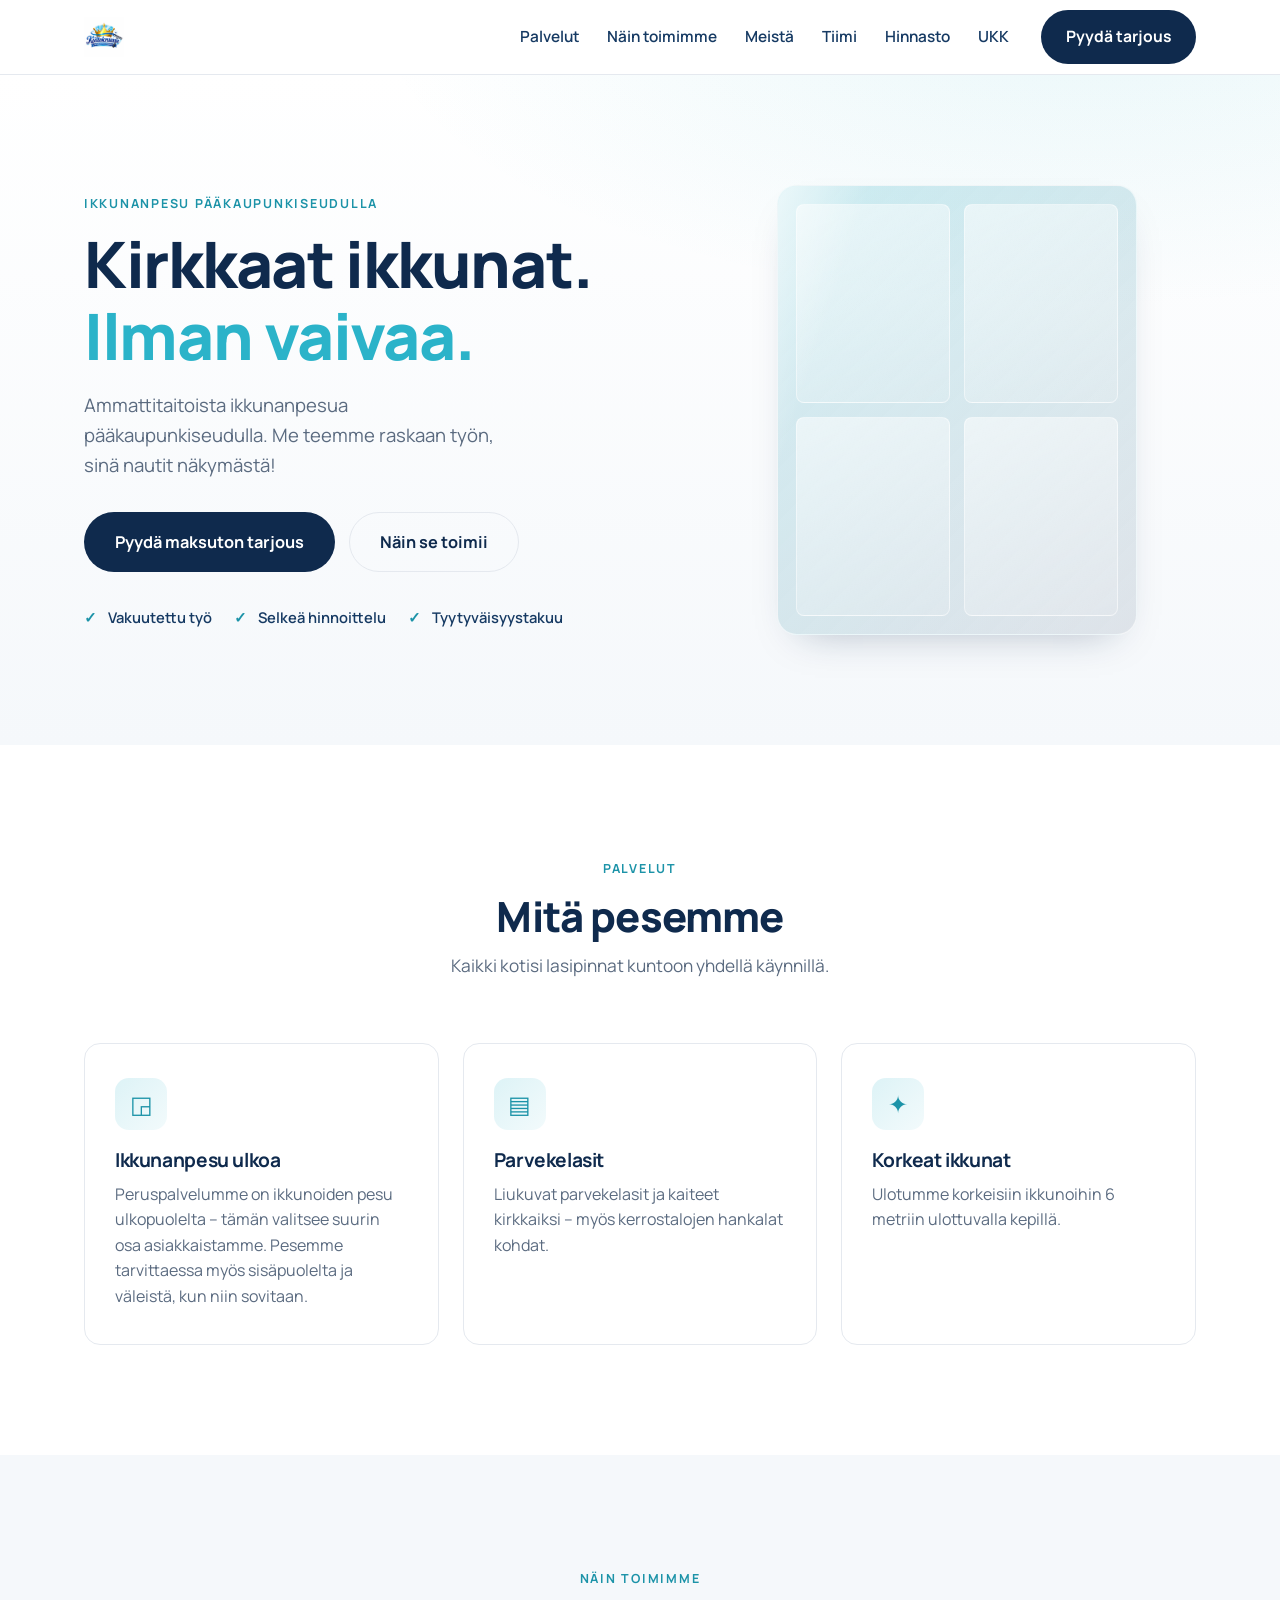
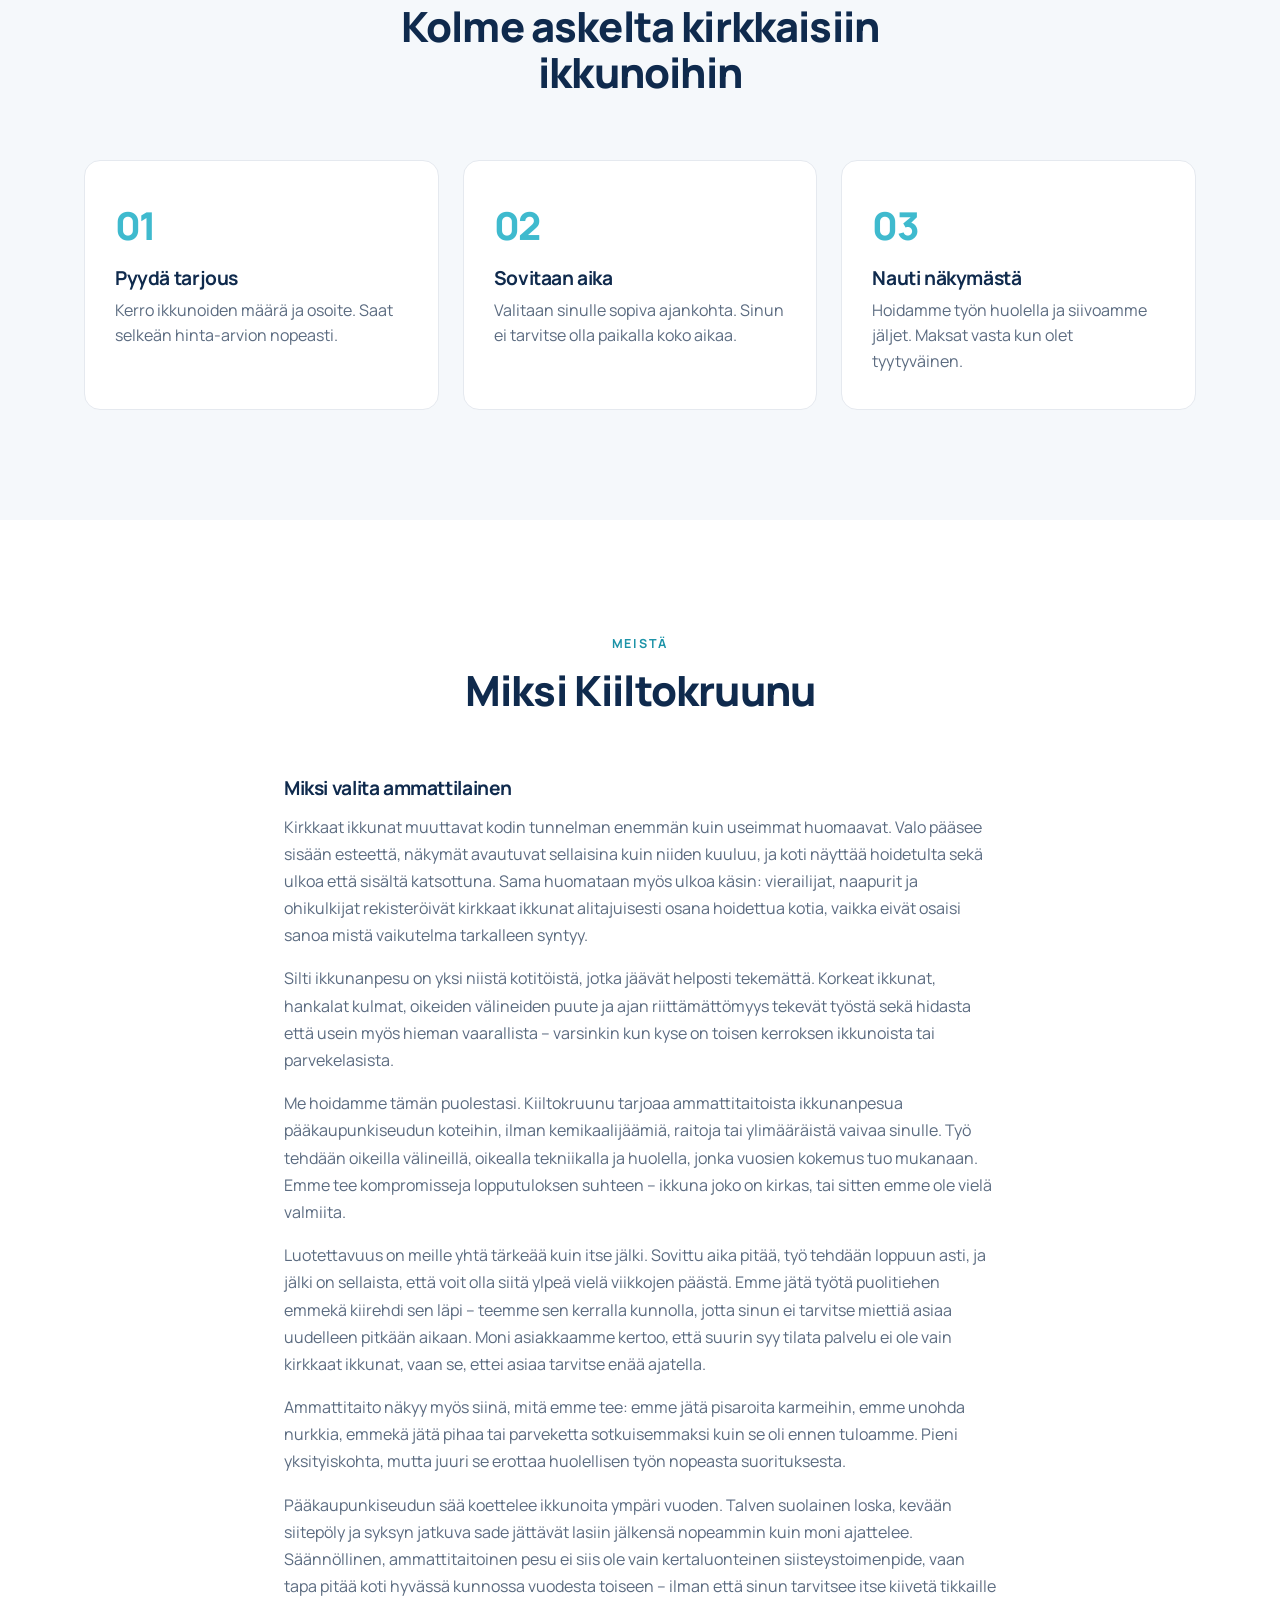
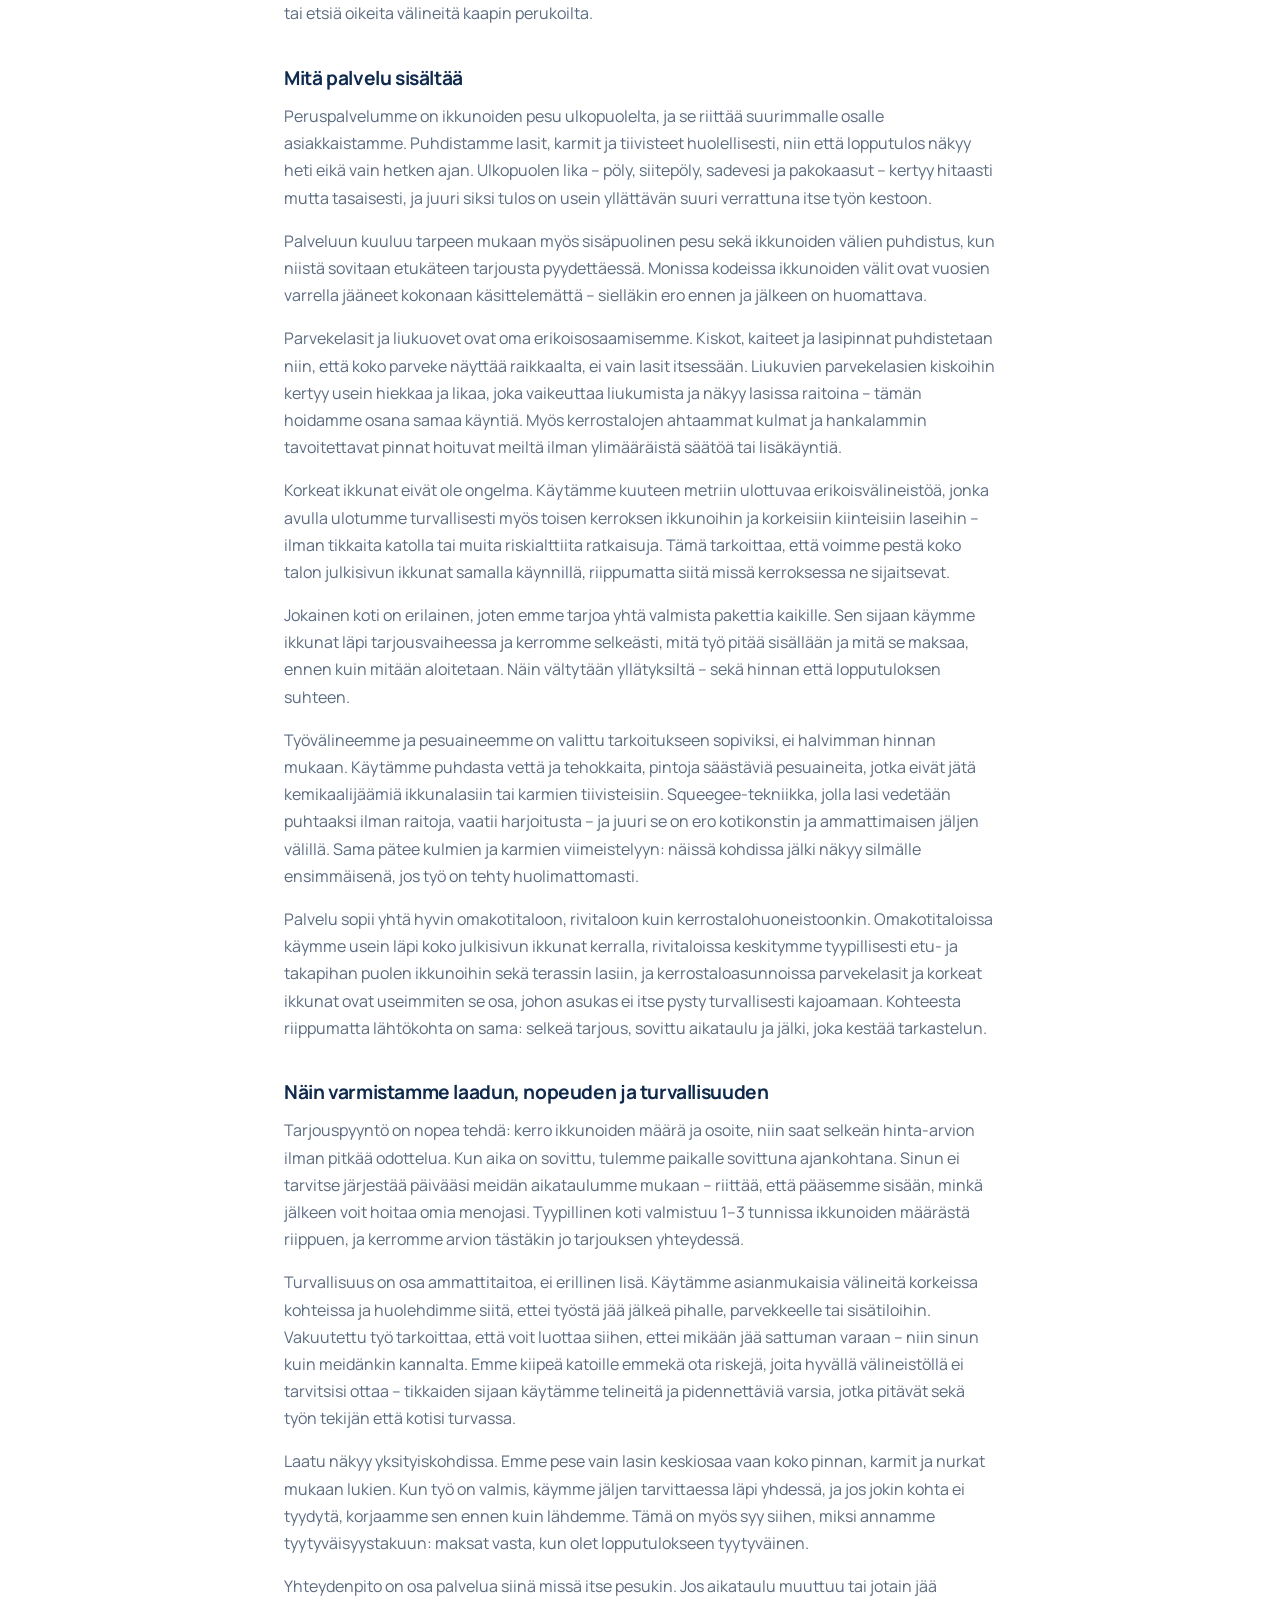
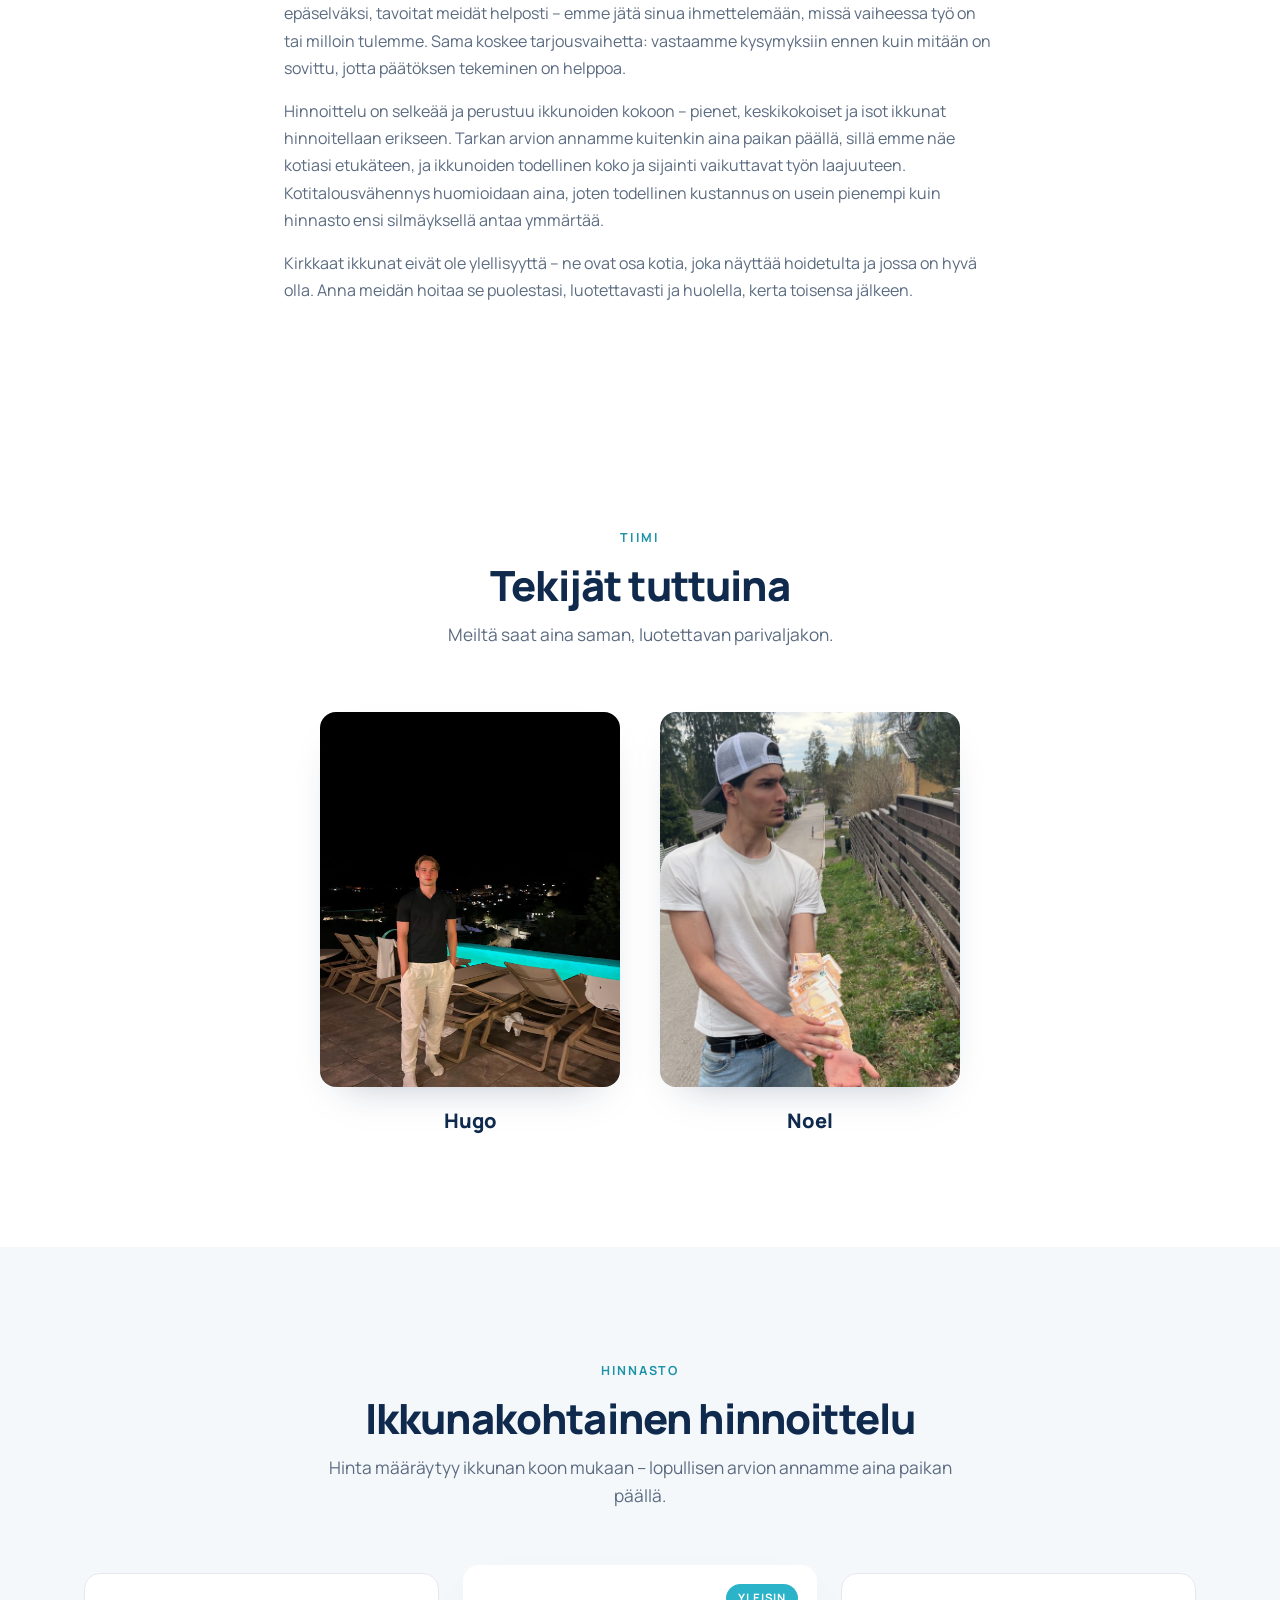
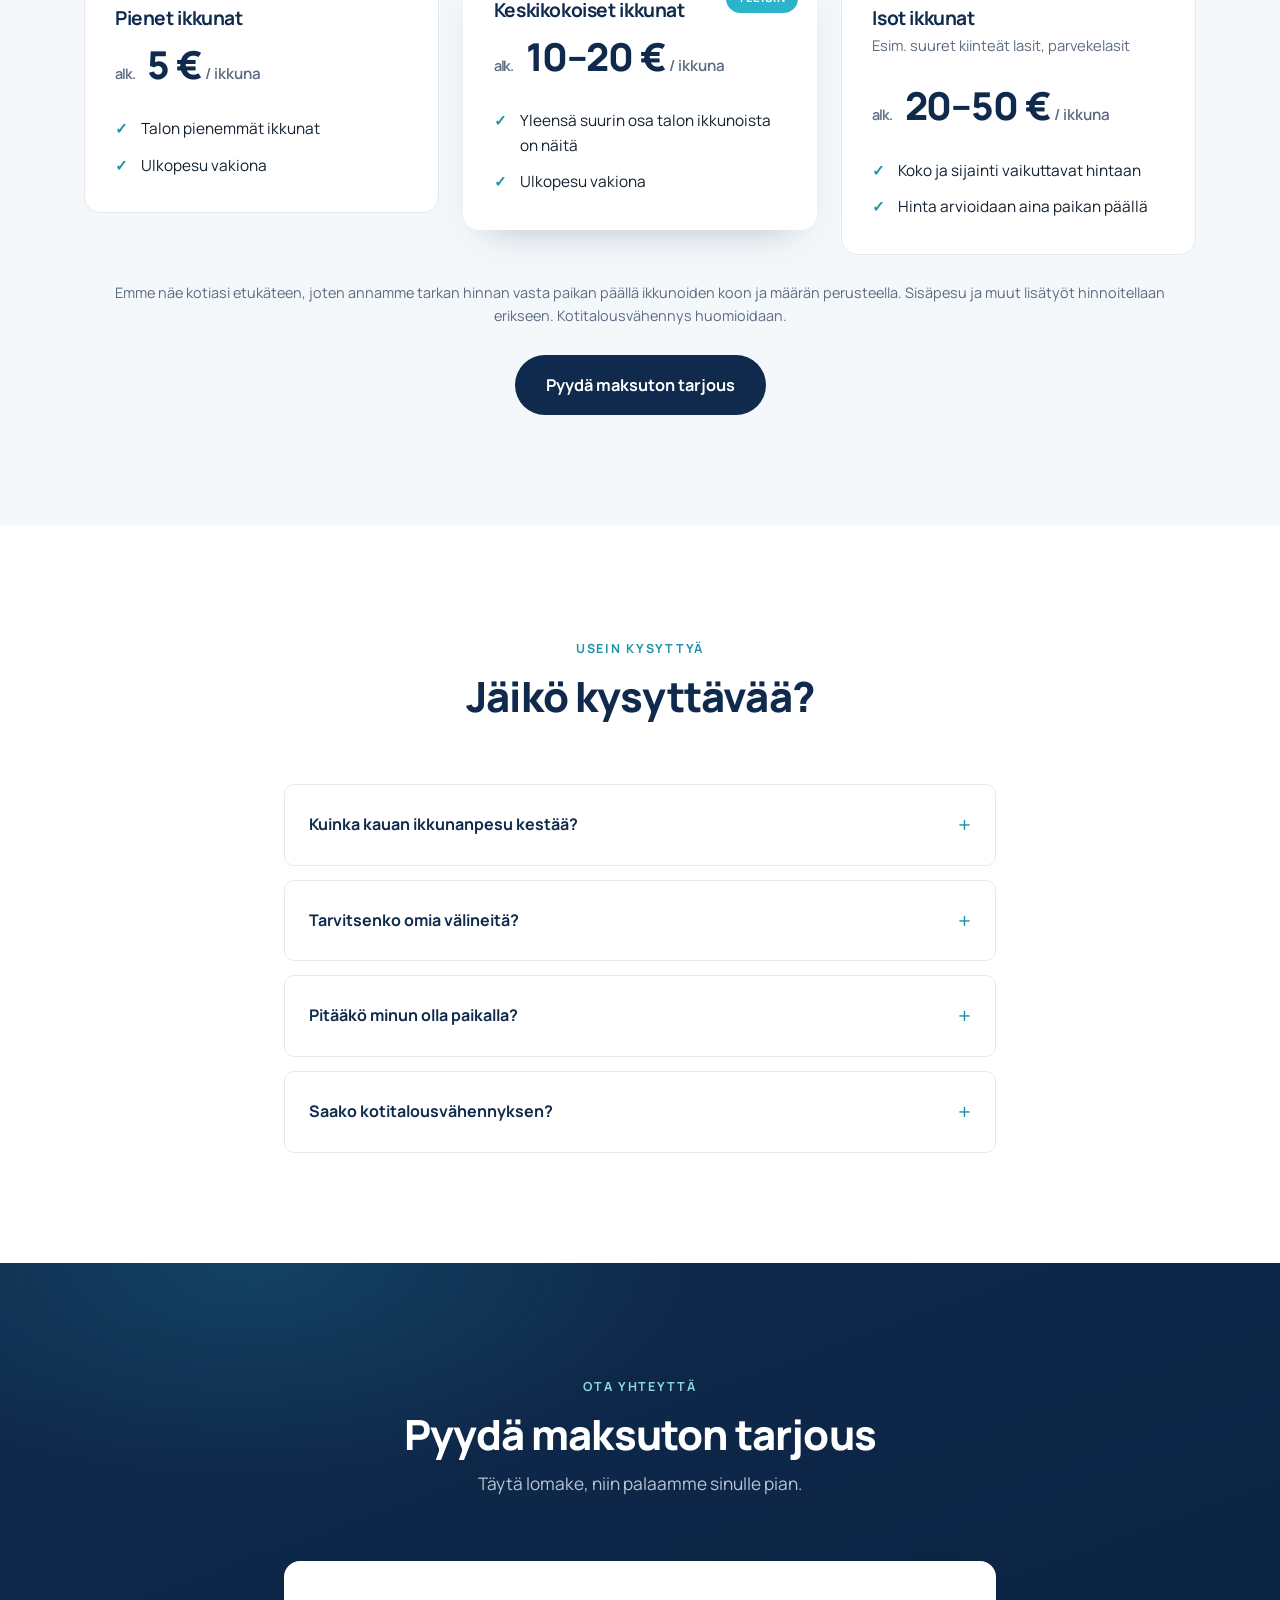
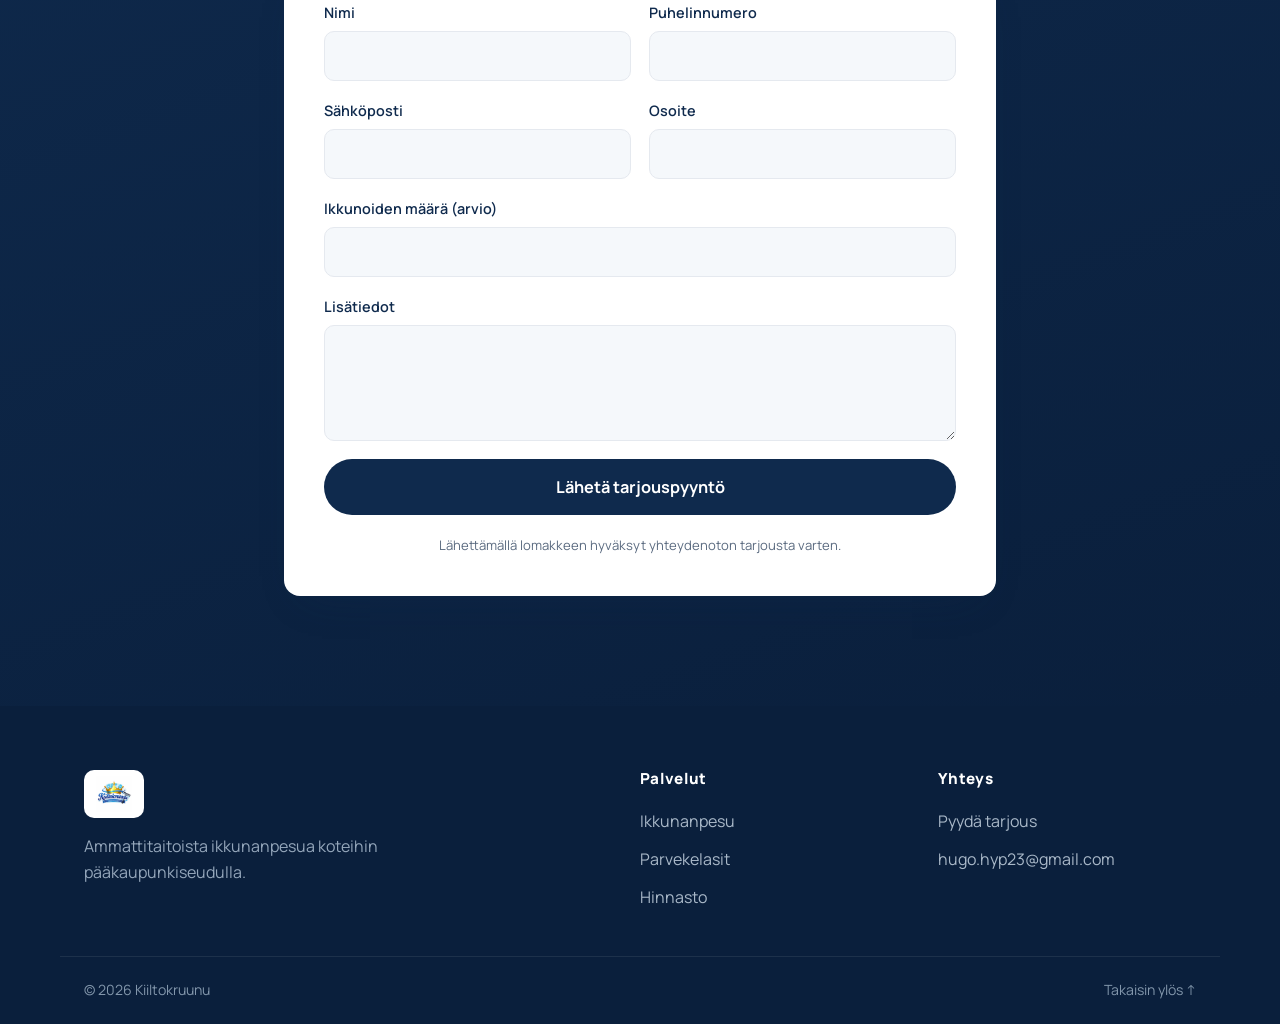
<file: index.html>
<!DOCTYPE html>
<html lang="fi">
<head>
  <meta charset="UTF-8">
  <meta name="viewport" content="width=device-width, initial-scale=1.0">
  <title>Kiiltokruunu – Ammattitaitoista ikkunanpesua</title>
  <meta name="description" content="Kiiltokruunu tarjoaa ammattitaitoista ikkunanpesua koteihin. Kirkkaat ikkunat ilman vaivaa – pyydä maksuton tarjous.">
  <link rel="preconnect" href="https://fonts.googleapis.com">
  <link rel="preconnect" href="https://fonts.gstatic.com" crossorigin>
  <link href="https://fonts.googleapis.com/css2?family=Manrope:wght@400;500;600;700;800&display=swap" rel="stylesheet">
  <link rel="stylesheet" href="css/style.css">
  <script>
    if ('scrollRestoration' in history) { history.scrollRestoration = 'manual'; }
    window.scrollTo(0, 0);
  </script>
</head>
<body>

  <!-- ============ HEADER ============ -->
  <header class="site-header" id="top">
    <div class="container header-inner">
      <a href="#top" class="brand" aria-label="Kiiltokruunu etusivu">
        <img src="images/logo.png" alt="Kiiltokruunu" class="brand-logo">
      </a>

      <nav class="main-nav" aria-label="Päävalikko">
        <a href="#palvelut">Palvelut</a>
        <a href="#nain-toimimme">Näin toimimme</a>
        <a href="#meista">Meistä</a>
        <a href="#tiimi">Tiimi</a>
        <a href="#hinnasto">Hinnasto</a>
        <a href="#ukk">UKK</a>
      </nav>

      <a href="#yhteys" class="btn btn-primary header-cta">Pyydä tarjous</a>

      <button class="nav-toggle" aria-label="Avaa valikko" aria-expanded="false">
        <span></span><span></span><span></span>
      </button>
    </div>

    <nav class="mobile-nav" aria-label="Mobiilivalikko">
      <a href="#palvelut">Palvelut</a>
      <a href="#nain-toimimme">Näin toimimme</a>
      <a href="#meista">Meistä</a>
      <a href="#tiimi">Tiimi</a>
      <a href="#hinnasto">Hinnasto</a>
      <a href="#ukk">UKK</a>
      <a href="#yhteys" class="btn btn-primary">Pyydä tarjous</a>
    </nav>
  </header>

  <!-- ============ HERO ============ -->
  <section class="hero">
    <div class="container hero-inner">
      <div class="hero-copy">
        <span class="eyebrow">Ikkunanpesu pääkaupunkiseudulla</span>
        <h1>Kirkkaat ikkunat.<br><span class="accent-text">Ilman vaivaa.</span></h1>
        <p class="lead">
          Ammattitaitoista ikkunanpesua pääkaupunkiseudulla. Me teemme raskaan
          työn, sinä nautit näkymästä!
        </p>
        <div class="hero-actions">
          <a href="#yhteys" class="btn btn-primary btn-lg">Pyydä maksuton tarjous</a>
          <a href="#nain-toimimme" class="btn btn-ghost btn-lg">Näin se toimii</a>
        </div>
        <ul class="hero-badges">
          <li>Vakuutettu työ</li>
          <li>Selkeä hinnoittelu</li>
          <li>Tyytyväisyystakuu</li>
        </ul>
      </div>

      <!-- Signature element: a single clean "glass pane" that wipes clear -->
      <div class="hero-visual" aria-hidden="true">
        <div class="glass-pane">
          <div class="pane-grid">
            <span></span><span></span>
            <span></span><span></span>
          </div>
          <div class="squeegee"></div>
          <div class="shine"></div>
        </div>
      </div>
    </div>
  </section>

  <!-- ============ PALVELUT ============ -->
  <section class="section" id="palvelut">
    <div class="container">
      <div class="section-head">
        <span class="eyebrow">Palvelut</span>
        <h2>Mitä pesemme</h2>
        <p class="section-sub">Kaikki kotisi lasipinnat kuntoon yhdellä käynnillä.</p>
      </div>

      <div class="card-grid">
        <article class="card">
          <div class="card-icon">◲</div>
          <h3>Ikkunanpesu ulkoa</h3>
          <p>Peruspalvelumme on ikkunoiden pesu ulkopuolelta – tämän valitsee suurin osa asiakkaistamme. Pesemme tarvittaessa myös sisäpuolelta ja väleistä, kun niin sovitaan.</p>
        </article>
        <article class="card">
          <div class="card-icon">▤</div>
          <h3>Parvekelasit</h3>
          <p>Liukuvat parvekelasit ja kaiteet kirkkaiksi – myös kerrostalojen hankalat kohdat.</p>
        </article>
        <article class="card">
          <div class="card-icon">✦</div>
          <h3>Korkeat ikkunat</h3>
          <p>Ulotumme korkeisiin ikkunoihin 6 metriin ulottuvalla kepillä.</p>
        </article>
      </div>
    </div>
  </section>

  <!-- ============ NÄIN TOIMIMME ============ -->
  <section class="section section-alt" id="nain-toimimme">
    <div class="container">
      <div class="section-head">
        <span class="eyebrow">Näin toimimme</span>
        <h2>Kolme askelta kirkkaisiin ikkunoihin</h2>
      </div>

      <ol class="steps">
        <li class="step">
          <span class="step-num">01</span>
          <h3>Pyydä tarjous</h3>
          <p>Kerro ikkunoiden määrä ja osoite. Saat selkeän hinta-arvion nopeasti.</p>
        </li>
        <li class="step">
          <span class="step-num">02</span>
          <h3>Sovitaan aika</h3>
          <p>Valitaan sinulle sopiva ajankohta. Sinun ei tarvitse olla paikalla koko aikaa.</p>
        </li>
        <li class="step">
          <span class="step-num">03</span>
          <h3>Nauti näkymästä</h3>
          <p>Hoidamme työn huolella ja siivoamme jäljet. Maksat vasta kun olet tyytyväinen.</p>
        </li>
      </ol>
    </div>
  </section>

  <!-- ============ MEISTÄ ============ -->
  <section class="section" id="meista">
    <div class="container container-narrow">
      <div class="section-head">
        <span class="eyebrow">Meistä</span>
        <h2>Miksi Kiiltokruunu</h2>
      </div>

      <div class="about-content">
        <h3>Miksi valita ammattilainen</h3>
        <p>Kirkkaat ikkunat muuttavat kodin tunnelman enemmän kuin useimmat huomaavat. Valo pääsee sisään esteettä, näkymät avautuvat sellaisina kuin niiden kuuluu, ja koti näyttää hoidetulta sekä ulkoa että sisältä katsottuna. Sama huomataan myös ulkoa käsin: vierailijat, naapurit ja ohikulkijat rekisteröivät kirkkaat ikkunat alitajuisesti osana hoidettua kotia, vaikka eivät osaisi sanoa mistä vaikutelma tarkalleen syntyy.</p>
        <p>Silti ikkunanpesu on yksi niistä kotitöistä, jotka jäävät helposti tekemättä. Korkeat ikkunat, hankalat kulmat, oikeiden välineiden puute ja ajan riittämättömyys tekevät työstä sekä hidasta että usein myös hieman vaarallista – varsinkin kun kyse on toisen kerroksen ikkunoista tai parvekelasista.</p>
        <p>Me hoidamme tämän puolestasi. Kiiltokruunu tarjoaa ammattitaitoista ikkunanpesua pääkaupunkiseudun koteihin, ilman kemikaalijäämiä, raitoja tai ylimääräistä vaivaa sinulle. Työ tehdään oikeilla välineillä, oikealla tekniikalla ja huolella, jonka vuosien kokemus tuo mukanaan. Emme tee kompromisseja lopputuloksen suhteen – ikkuna joko on kirkas, tai sitten emme ole vielä valmiita.</p>
        <p>Luotettavuus on meille yhtä tärkeää kuin itse jälki. Sovittu aika pitää, työ tehdään loppuun asti, ja jälki on sellaista, että voit olla siitä ylpeä vielä viikkojen päästä. Emme jätä työtä puolitiehen emmekä kiirehdi sen läpi – teemme sen kerralla kunnolla, jotta sinun ei tarvitse miettiä asiaa uudelleen pitkään aikaan. Moni asiakkaamme kertoo, että suurin syy tilata palvelu ei ole vain kirkkaat ikkunat, vaan se, ettei asiaa tarvitse enää ajatella.</p>
        <p>Ammattitaito näkyy myös siinä, mitä emme tee: emme jätä pisaroita karmeihin, emme unohda nurkkia, emmekä jätä pihaa tai parveketta sotkuisemmaksi kuin se oli ennen tuloamme. Pieni yksityiskohta, mutta juuri se erottaa huolellisen työn nopeasta suorituksesta.</p>
        <p>Pääkaupunkiseudun sää koettelee ikkunoita ympäri vuoden. Talven suolainen loska, kevään siitepöly ja syksyn jatkuva sade jättävät lasiin jälkensä nopeammin kuin moni ajattelee. Säännöllinen, ammattitaitoinen pesu ei siis ole vain kertaluonteinen siisteystoimenpide, vaan tapa pitää koti hyvässä kunnossa vuodesta toiseen – ilman että sinun tarvitsee itse kiivetä tikkaille tai etsiä oikeita välineitä kaapin perukoilta.</p>

        <h3>Mitä palvelu sisältää</h3>
        <p>Peruspalvelumme on ikkunoiden pesu ulkopuolelta, ja se riittää suurimmalle osalle asiakkaistamme. Puhdistamme lasit, karmit ja tiivisteet huolellisesti, niin että lopputulos näkyy heti eikä vain hetken ajan. Ulkopuolen lika – pöly, siitepöly, sadevesi ja pakokaasut – kertyy hitaasti mutta tasaisesti, ja juuri siksi tulos on usein yllättävän suuri verrattuna itse työn kestoon.</p>
        <p>Palveluun kuuluu tarpeen mukaan myös sisäpuolinen pesu sekä ikkunoiden välien puhdistus, kun niistä sovitaan etukäteen tarjousta pyydettäessä. Monissa kodeissa ikkunoiden välit ovat vuosien varrella jääneet kokonaan käsittelemättä – sielläkin ero ennen ja jälkeen on huomattava.</p>
        <p>Parvekelasit ja liukuovet ovat oma erikoisosaamisemme. Kiskot, kaiteet ja lasipinnat puhdistetaan niin, että koko parveke näyttää raikkaalta, ei vain lasit itsessään. Liukuvien parvekelasien kiskoihin kertyy usein hiekkaa ja likaa, joka vaikeuttaa liukumista ja näkyy lasissa raitoina – tämän hoidamme osana samaa käyntiä. Myös kerrostalojen ahtaammat kulmat ja hankalammin tavoitettavat pinnat hoituvat meiltä ilman ylimääräistä säätöä tai lisäkäyntiä.</p>
        <p>Korkeat ikkunat eivät ole ongelma. Käytämme kuuteen metriin ulottuvaa erikoisvälineistöä, jonka avulla ulotumme turvallisesti myös toisen kerroksen ikkunoihin ja korkeisiin kiinteisiin laseihin – ilman tikkaita katolla tai muita riskialttiita ratkaisuja. Tämä tarkoittaa, että voimme pestä koko talon julkisivun ikkunat samalla käynnillä, riippumatta siitä missä kerroksessa ne sijaitsevat.</p>
        <p>Jokainen koti on erilainen, joten emme tarjoa yhtä valmista pakettia kaikille. Sen sijaan käymme ikkunat läpi tarjousvaiheessa ja kerromme selkeästi, mitä työ pitää sisällään ja mitä se maksaa, ennen kuin mitään aloitetaan. Näin vältytään yllätyksiltä – sekä hinnan että lopputuloksen suhteen.</p>
        <p>Työvälineemme ja pesuaineemme on valittu tarkoitukseen sopiviksi, ei halvimman hinnan mukaan. Käytämme puhdasta vettä ja tehokkaita, pintoja säästäviä pesuaineita, jotka eivät jätä kemikaalijäämiä ikkunalasiin tai karmien tiivisteisiin. Squeegee-tekniikka, jolla lasi vedetään puhtaaksi ilman raitoja, vaatii harjoitusta – ja juuri se on ero kotikonstin ja ammattimaisen jäljen välillä. Sama pätee kulmien ja karmien viimeistelyyn: näissä kohdissa jälki näkyy silmälle ensimmäisenä, jos työ on tehty huolimattomasti.</p>
        <p>Palvelu sopii yhtä hyvin omakotitaloon, rivitaloon kuin kerrostalohuoneistoonkin. Omakotitaloissa käymme usein läpi koko julkisivun ikkunat kerralla, rivitaloissa keskitymme tyypillisesti etu- ja takapihan puolen ikkunoihin sekä terassin lasiin, ja kerrostaloasunnoissa parvekelasit ja korkeat ikkunat ovat useimmiten se osa, johon asukas ei itse pysty turvallisesti kajoamaan. Kohteesta riippumatta lähtökohta on sama: selkeä tarjous, sovittu aikataulu ja jälki, joka kestää tarkastelun.</p>

        <h3>Näin varmistamme laadun, nopeuden ja turvallisuuden</h3>
        <p>Tarjouspyyntö on nopea tehdä: kerro ikkunoiden määrä ja osoite, niin saat selkeän hinta-arvion ilman pitkää odottelua. Kun aika on sovittu, tulemme paikalle sovittuna ajankohtana. Sinun ei tarvitse järjestää päivääsi meidän aikataulumme mukaan – riittää, että pääsemme sisään, minkä jälkeen voit hoitaa omia menojasi. Tyypillinen koti valmistuu 1–3 tunnissa ikkunoiden määrästä riippuen, ja kerromme arvion tästäkin jo tarjouksen yhteydessä.</p>
        <p>Turvallisuus on osa ammattitaitoa, ei erillinen lisä. Käytämme asianmukaisia välineitä korkeissa kohteissa ja huolehdimme siitä, ettei työstä jää jälkeä pihalle, parvekkeelle tai sisätiloihin. Vakuutettu työ tarkoittaa, että voit luottaa siihen, ettei mikään jää sattuman varaan – niin sinun kuin meidänkin kannalta. Emme kiipeä katoille emmekä ota riskejä, joita hyvällä välineistöllä ei tarvitsisi ottaa – tikkaiden sijaan käytämme telineitä ja pidennettäviä varsia, jotka pitävät sekä työn tekijän että kotisi turvassa.</p>
        <p>Laatu näkyy yksityiskohdissa. Emme pese vain lasin keskiosaa vaan koko pinnan, karmit ja nurkat mukaan lukien. Kun työ on valmis, käymme jäljen tarvittaessa läpi yhdessä, ja jos jokin kohta ei tyydytä, korjaamme sen ennen kuin lähdemme. Tämä on myös syy siihen, miksi annamme tyytyväisyystakuun: maksat vasta, kun olet lopputulokseen tyytyväinen.</p>
        <p>Yhteydenpito on osa palvelua siinä missä itse pesukin. Jos aikataulu muuttuu tai jotain jää epäselväksi, tavoitat meidät helposti – emme jätä sinua ihmettelemään, missä vaiheessa työ on tai milloin tulemme. Sama koskee tarjousvaihetta: vastaamme kysymyksiin ennen kuin mitään on sovittu, jotta päätöksen tekeminen on helppoa.</p>
        <p>Hinnoittelu on selkeää ja perustuu ikkunoiden kokoon – pienet, keskikokoiset ja isot ikkunat hinnoitellaan erikseen. Tarkan arvion annamme kuitenkin aina paikan päällä, sillä emme näe kotiasi etukäteen, ja ikkunoiden todellinen koko ja sijainti vaikuttavat työn laajuuteen. Kotitalousvähennys huomioidaan aina, joten todellinen kustannus on usein pienempi kuin hinnasto ensi silmäyksellä antaa ymmärtää.</p>
        <p>Kirkkaat ikkunat eivät ole ylellisyyttä – ne ovat osa kotia, joka näyttää hoidetulta ja jossa on hyvä olla. Anna meidän hoitaa se puolestasi, luotettavasti ja huolella, kerta toisensa jälkeen.</p>
      </div>
    </div>
  </section>

  <!-- ============ TIIMI ============ -->
  <section class="section" id="tiimi">
    <div class="container">
      <div class="section-head">
        <span class="eyebrow">Tiimi</span>
        <h2>Tekijät tuttuina</h2>
        <p class="section-sub">Meiltä saat aina saman, luotettavan parivaljakon.</p>
      </div>

      <div class="team">
        <figure class="team-member">
          <div class="team-photo">
            <img src="images/hugo.jpg" alt="Hugo">
          </div>
          <figcaption>
            <span class="team-name">Hugo</span>
          </figcaption>
        </figure>

        <figure class="team-member">
          <div class="team-photo">
            <img src="images/noel.jpg" alt="Noel" style="object-position: center 12%;">
          </div>
          <figcaption>
            <span class="team-name">Noel</span>
          </figcaption>
        </figure>
      </div>
    </div>
  </section>

  <!-- ============ HINNASTO ============ -->
  <section class="section section-alt" id="hinnasto">
    <div class="container">
      <div class="section-head">
        <span class="eyebrow">Hinnasto</span>
        <h2>Ikkunakohtainen hinnoittelu</h2>
        <p class="section-sub">Hinta määräytyy ikkunan koon mukaan – lopullisen arvion annamme aina paikan päällä.</p>
      </div>

      <div class="pricing">
        <article class="price-card">
          <h3>Pienet ikkunat</h3>
          <p class="price"><span class="price-from">alk.</span> 5&nbsp;€<span class="price-unit"> / ikkuna</span></p>
          <ul class="price-list">
            <li>Talon pienemmät ikkunat</li>
            <li>Ulkopesu vakiona</li>
          </ul>
        </article>

        <article class="price-card price-card--featured">
          <span class="price-flag">Yleisin</span>
          <h3>Keskikokoiset ikkunat</h3>
          <p class="price"><span class="price-from">alk.</span> 10–20&nbsp;€<span class="price-unit"> / ikkuna</span></p>
          <ul class="price-list">
            <li>Yleensä suurin osa talon ikkunoista on näitä</li>
            <li>Ulkopesu vakiona</li>
          </ul>
        </article>

        <article class="price-card">
          <h3>Isot ikkunat</h3>
          <p class="price-note">Esim. suuret kiinteät lasit, parvekelasit</p>
          <p class="price"><span class="price-from">alk.</span> 20–50&nbsp;€<span class="price-unit"> / ikkuna</span></p>
          <ul class="price-list">
            <li>Koko ja sijainti vaikuttavat hintaan</li>
            <li>Hinta arvioidaan aina paikan päällä</li>
          </ul>
        </article>
      </div>
      <p class="pricing-fine">Emme näe kotiasi etukäteen, joten annamme tarkan hinnan vasta paikan päällä ikkunoiden koon ja määrän perusteella. Sisäpesu ja muut lisätyöt hinnoitellaan erikseen. Kotitalousvähennys huomioidaan.</p>
      <div class="pricing-cta">
        <a href="#yhteys" class="btn btn-primary btn-lg">Pyydä maksuton tarjous</a>
      </div>
    </div>
  </section>

  <!-- ============ UKK ============ -->
  <section class="section" id="ukk">
    <div class="container container-narrow">
      <div class="section-head">
        <span class="eyebrow">Usein kysyttyä</span>
        <h2>Jäikö kysyttävää?</h2>
      </div>

      <div class="faq">
        <details class="faq-item">
          <summary>Kuinka kauan ikkunanpesu kestää?</summary>
          <p>Tyypillinen koti valmistuu 1–3 tunnissa ikkunoiden määrästä riippuen. Kerromme arvion tarjouksen yhteydessä.</p>
        </details>
        <details class="faq-item">
          <summary>Tarvitsenko omia välineitä?</summary>
          <p>Et. Tuomme kaikki tarvittavat välineet ja pesuaineet mukanamme.</p>
        </details>
        <details class="faq-item">
          <summary>Pitääkö minun olla paikalla?</summary>
          <p>Riittää, että pääsemme sisään. Sen jälkeen voit hoitaa omia menojasi – hoidamme työn ja siivoamme jäljet.</p>
        </details>
        <details class="faq-item">
          <summary>Saako kotitalousvähennyksen?</summary>
          <p>Kyllä. Ikkunanpesu kotona on kotitalousvähennyskelpoista. Autamme mielellämme tarvittavien tietojen kanssa.</p>
        </details>
      </div>
    </div>
  </section>

  <!-- ============ YHTEYS ============ -->
  <section class="section section-cta" id="yhteys">
    <div class="container container-narrow">
      <div class="section-head">
        <span class="eyebrow eyebrow-light">Ota yhteyttä</span>
        <h2>Pyydä maksuton tarjous</h2>
        <p class="section-sub">Täytä lomake, niin palaamme sinulle pian.</p>
      </div>

      <form class="contact-form" action="https://formspree.io/f/xzdnjpjz" method="POST">
        <input type="hidden" name="_subject" value="Uusi tarjouspyyntö – Kiiltokruunu">
        <input type="text" name="_gotcha" style="display:none">
        <div class="form-row">
          <label>Nimi
            <input type="text" name="nimi" autocomplete="name" required>
          </label>
          <label>Puhelinnumero
            <input type="tel" name="puhelin" autocomplete="tel" required>
          </label>
        </div>
        <div class="form-row">
          <label>Sähköposti
            <input type="email" name="email" autocomplete="email" required>
          </label>
          <label>Osoite
            <input type="text" name="osoite" autocomplete="street-address">
          </label>
        </div>
        <label>Ikkunoiden määrä (arvio)
          <input type="text" name="maara">
        </label>
        <label>Lisätiedot
          <textarea name="viesti" rows="4"></textarea>
        </label>
        <button type="submit" class="btn btn-primary btn-lg btn-block">Lähetä tarjouspyyntö</button>
        <p class="form-note">Lähettämällä lomakkeen hyväksyt yhteydenoton tarjousta varten.</p>
      </form>
    </div>
  </section>

  <!-- ============ FOOTER ============ -->
  <footer class="site-footer">
    <div class="container footer-inner">
      <div class="footer-brand">
        <img src="images/logo.png" alt="Kiiltokruunu" class="footer-logo">
        <p>Ammattitaitoista ikkunanpesua koteihin pääkaupunkiseudulla.</p>
      </div>
      <div class="footer-col">
        <h4>Palvelut</h4>
        <a href="#palvelut">Ikkunanpesu</a>
        <a href="#palvelut">Parvekelasit</a>
        <a href="#hinnasto">Hinnasto</a>
      </div>
      <div class="footer-col">
        <h4>Yhteys</h4>
        <a href="#yhteys">Pyydä tarjous</a>
        <a href="mailto:hugo.hyp23@gmail.com">hugo.hyp23@gmail.com</a>
      </div>
    </div>
    <div class="container footer-bottom">
      <span>© <span id="year"></span> Kiiltokruunu</span>
      <a href="#top">Takaisin ylös ↑</a>
    </div>
  </footer>

  <script src="js/main.js"></script>
</body>
</html>
</file>
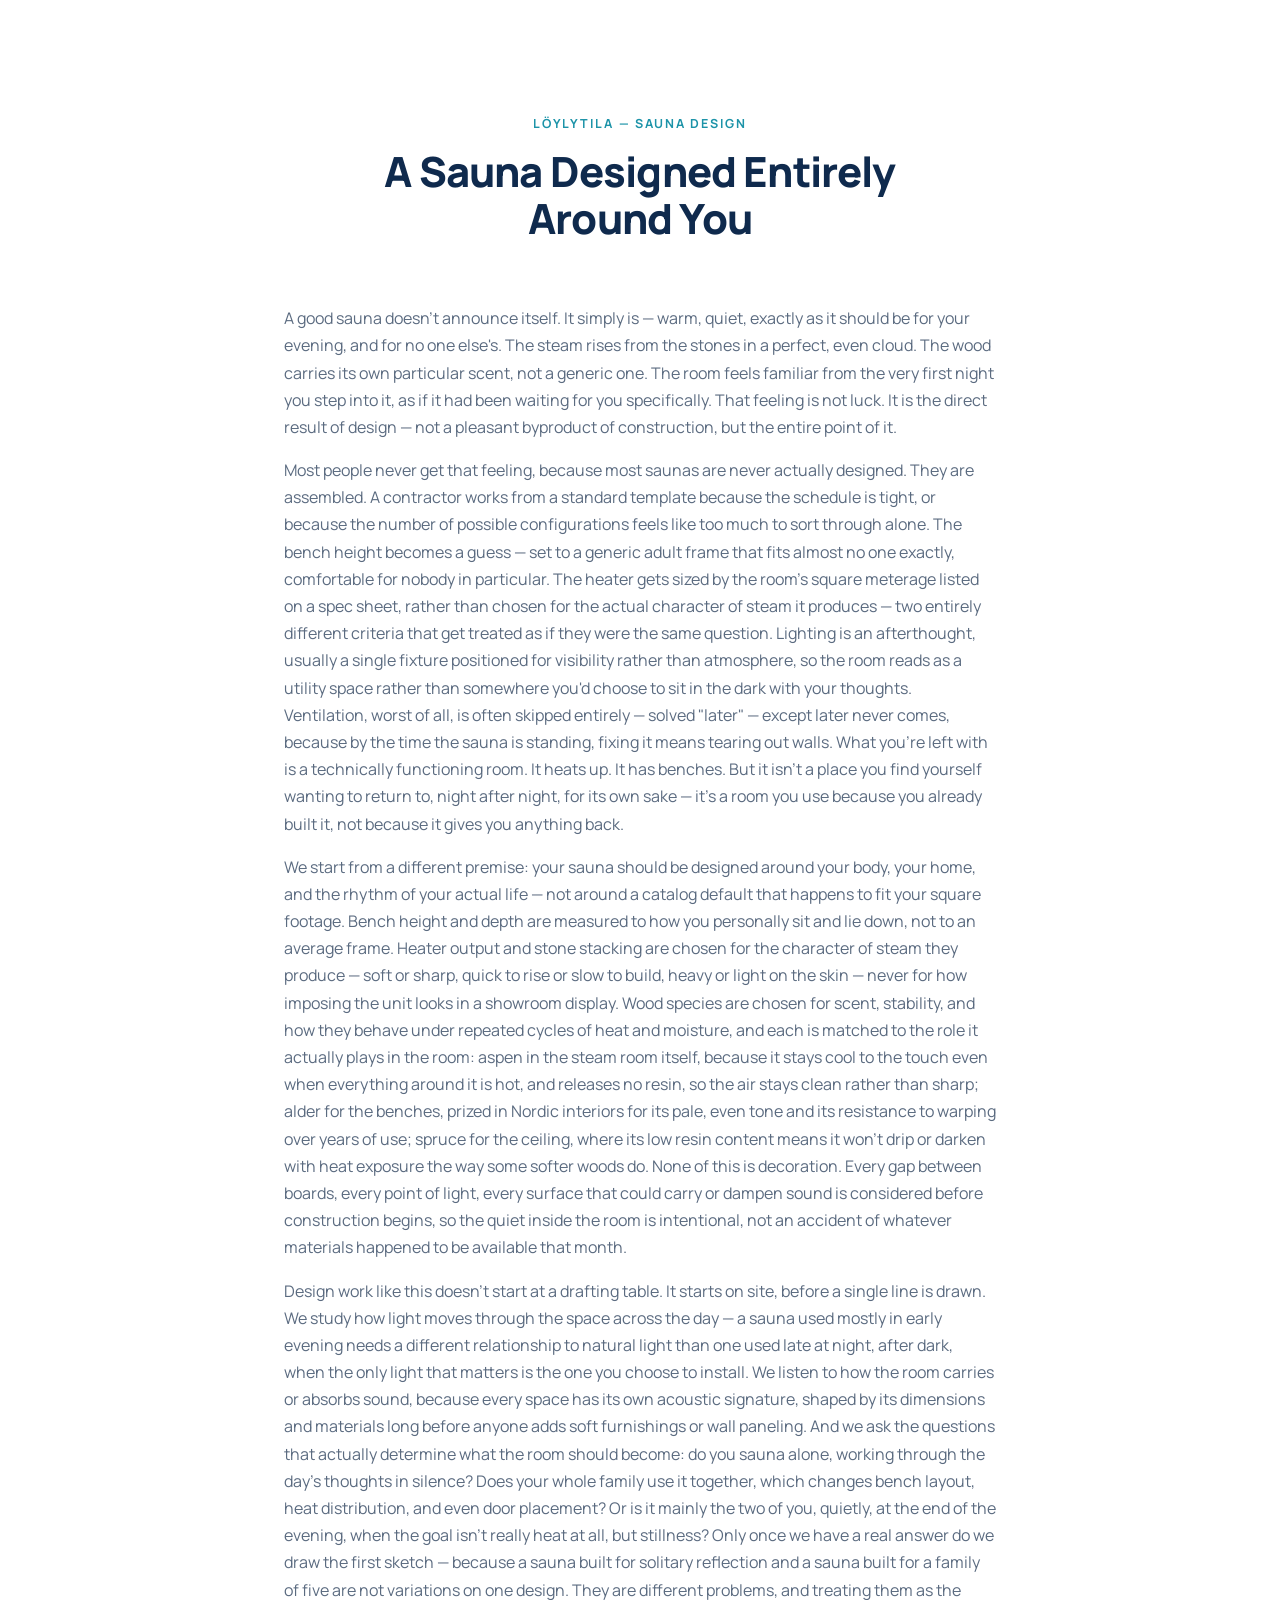
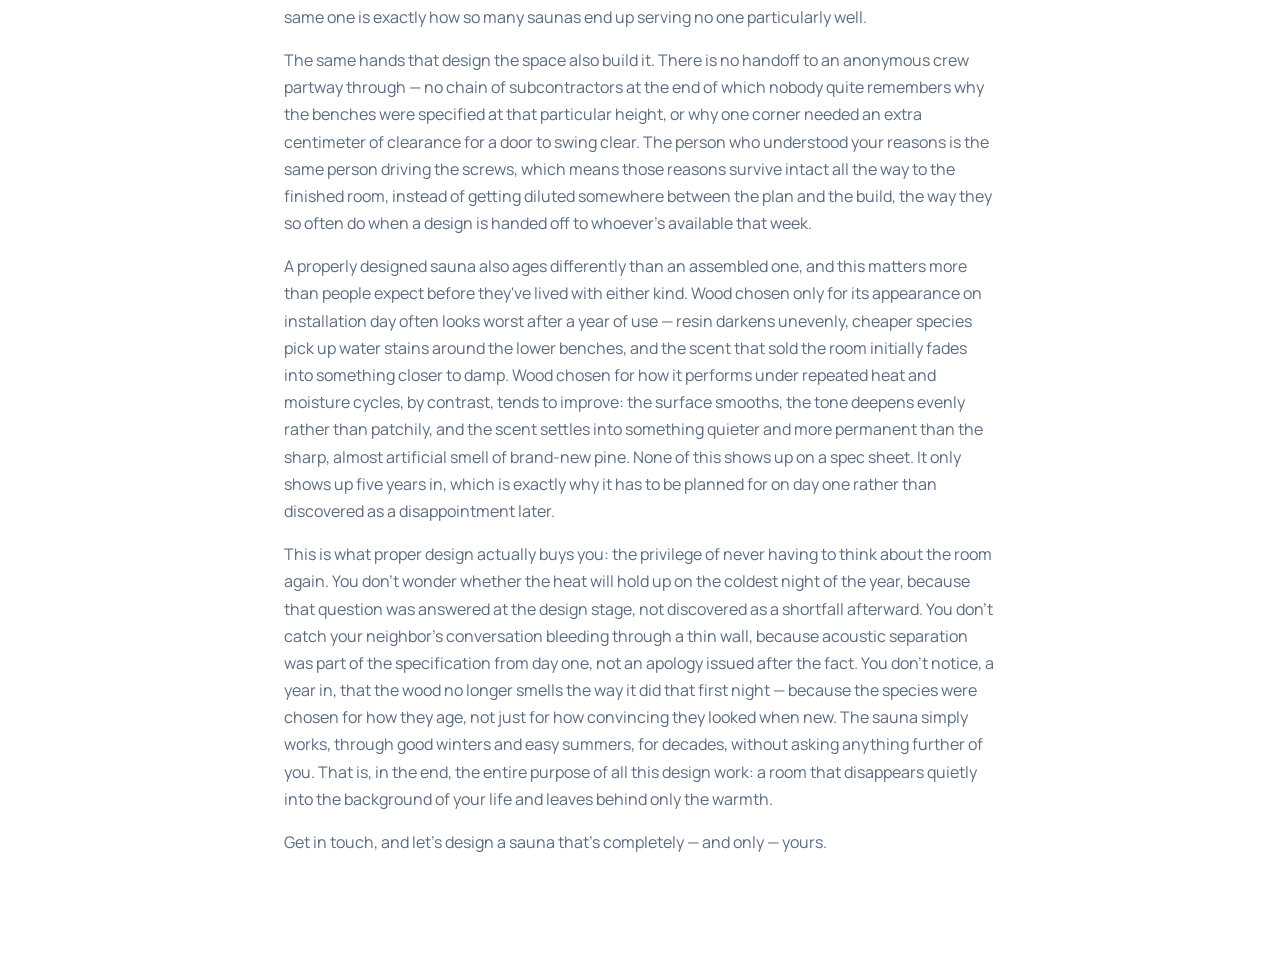
<file: demo-sauna.html>
<!DOCTYPE html>
<html lang="en">
<head>
  <meta charset="UTF-8">
  <meta name="viewport" content="width=device-width, initial-scale=1.0">
  <title>Löylytila – A Sauna Designed Entirely Around You</title>
  <link rel="preconnect" href="https://fonts.googleapis.com">
  <link rel="preconnect" href="https://fonts.gstatic.com" crossorigin>
  <link href="https://fonts.googleapis.com/css2?family=Manrope:wght@400;500;600;700;800&display=swap" rel="stylesheet">
  <link rel="stylesheet" href="css/style.css">
</head>
<body>
  <section class="section">
    <div class="container container-narrow">
      <div class="section-head">
        <span class="eyebrow">Löylytila — Sauna Design</span>
        <h2>A Sauna Designed Entirely Around You</h2>
      </div>

      <div class="about-content">
        <p>A good sauna doesn't announce itself. It simply is — warm, quiet, exactly as it should be for your evening, and for no one else's. The steam rises from the stones in a perfect, even cloud. The wood carries its own particular scent, not a generic one. The room feels familiar from the very first night you step into it, as if it had been waiting for you specifically. That feeling is not luck. It is the direct result of design — not a pleasant byproduct of construction, but the entire point of it.</p>
        <p>Most people never get that feeling, because most saunas are never actually designed. They are assembled. A contractor works from a standard template because the schedule is tight, or because the number of possible configurations feels like too much to sort through alone. The bench height becomes a guess — set to a generic adult frame that fits almost no one exactly, comfortable for nobody in particular. The heater gets sized by the room's square meterage listed on a spec sheet, rather than chosen for the actual character of steam it produces — two entirely different criteria that get treated as if they were the same question. Lighting is an afterthought, usually a single fixture positioned for visibility rather than atmosphere, so the room reads as a utility space rather than somewhere you'd choose to sit in the dark with your thoughts. Ventilation, worst of all, is often skipped entirely — solved "later" — except later never comes, because by the time the sauna is standing, fixing it means tearing out walls. What you're left with is a technically functioning room. It heats up. It has benches. But it isn't a place you find yourself wanting to return to, night after night, for its own sake — it's a room you use because you already built it, not because it gives you anything back.</p>
        <p>We start from a different premise: your sauna should be designed around your body, your home, and the rhythm of your actual life — not around a catalog default that happens to fit your square footage. Bench height and depth are measured to how you personally sit and lie down, not to an average frame. Heater output and stone stacking are chosen for the character of steam they produce — soft or sharp, quick to rise or slow to build, heavy or light on the skin — never for how imposing the unit looks in a showroom display. Wood species are chosen for scent, stability, and how they behave under repeated cycles of heat and moisture, and each is matched to the role it actually plays in the room: aspen in the steam room itself, because it stays cool to the touch even when everything around it is hot, and releases no resin, so the air stays clean rather than sharp; alder for the benches, prized in Nordic interiors for its pale, even tone and its resistance to warping over years of use; spruce for the ceiling, where its low resin content means it won't drip or darken with heat exposure the way some softer woods do. None of this is decoration. Every gap between boards, every point of light, every surface that could carry or dampen sound is considered before construction begins, so the quiet inside the room is intentional, not an accident of whatever materials happened to be available that month.</p>
        <p>Design work like this doesn't start at a drafting table. It starts on site, before a single line is drawn. We study how light moves through the space across the day — a sauna used mostly in early evening needs a different relationship to natural light than one used late at night, after dark, when the only light that matters is the one you choose to install. We listen to how the room carries or absorbs sound, because every space has its own acoustic signature, shaped by its dimensions and materials long before anyone adds soft furnishings or wall paneling. And we ask the questions that actually determine what the room should become: do you sauna alone, working through the day's thoughts in silence? Does your whole family use it together, which changes bench layout, heat distribution, and even door placement? Or is it mainly the two of you, quietly, at the end of the evening, when the goal isn't really heat at all, but stillness? Only once we have a real answer do we draw the first sketch — because a sauna built for solitary reflection and a sauna built for a family of five are not variations on one design. They are different problems, and treating them as the same one is exactly how so many saunas end up serving no one particularly well.</p>
        <p>The same hands that design the space also build it. There is no handoff to an anonymous crew partway through — no chain of subcontractors at the end of which nobody quite remembers why the benches were specified at that particular height, or why one corner needed an extra centimeter of clearance for a door to swing clear. The person who understood your reasons is the same person driving the screws, which means those reasons survive intact all the way to the finished room, instead of getting diluted somewhere between the plan and the build, the way they so often do when a design is handed off to whoever's available that week.</p>
        <p>A properly designed sauna also ages differently than an assembled one, and this matters more than people expect before they've lived with either kind. Wood chosen only for its appearance on installation day often looks worst after a year of use — resin darkens unevenly, cheaper species pick up water stains around the lower benches, and the scent that sold the room initially fades into something closer to damp. Wood chosen for how it performs under repeated heat and moisture cycles, by contrast, tends to improve: the surface smooths, the tone deepens evenly rather than patchily, and the scent settles into something quieter and more permanent than the sharp, almost artificial smell of brand-new pine. None of this shows up on a spec sheet. It only shows up five years in, which is exactly why it has to be planned for on day one rather than discovered as a disappointment later.</p>
        <p>This is what proper design actually buys you: the privilege of never having to think about the room again. You don't wonder whether the heat will hold up on the coldest night of the year, because that question was answered at the design stage, not discovered as a shortfall afterward. You don't catch your neighbor's conversation bleeding through a thin wall, because acoustic separation was part of the specification from day one, not an apology issued after the fact. You don't notice, a year in, that the wood no longer smells the way it did that first night — because the species were chosen for how they age, not just for how convincing they looked when new. The sauna simply works, through good winters and easy summers, for decades, without asking anything further of you. That is, in the end, the entire purpose of all this design work: a room that disappears quietly into the background of your life and leaves behind only the warmth.</p>
        <p>Get in touch, and let's design a sauna that's completely — and only — yours.</p>
      </div>
    </div>
  </section>
</body>
</html>
</file>
<file: css/style.css>
/* ============================================================
   Kiiltokruunu — modern, minimalist window-cleaning site
   Palette: deep navy + clean glass accent, generous whitespace
   ============================================================ */

:root {
  --navy-900: #0a1f3c;
  --navy-800: #0f2a4d;
  --navy-700: #163a63;
  --accent:   #2bb3c9;   /* clean-glass teal */
  --accent-dk:#1c93a8;
  --ink:      #13202e;
  --muted:    #5b6b80;
  --line:     #e5e9ef;
  --bg:       #ffffff;
  --bg-alt:   #f5f8fb;
  --white:    #ffffff;

  --radius: 16px;
  --radius-sm: 10px;
  --shadow: 0 18px 40px -24px rgba(15, 42, 77, 0.35);
  --shadow-sm: 0 6px 18px -12px rgba(15, 42, 77, 0.4);
  --maxw: 1160px;
  --ease: cubic-bezier(.22,.61,.36,1);

  --font: 'Manrope', -apple-system, BlinkMacSystemFont, 'Segoe UI', Roboto, Helvetica, Arial, sans-serif;
}

/* ---------- Reset ---------- */
* { margin: 0; padding: 0; box-sizing: border-box; }
html { scroll-behavior: smooth; overflow-anchor: none; }
body {
  font-family: var(--font);
  color: var(--ink);
  background: var(--bg);
  line-height: 1.6;
  -webkit-font-smoothing: antialiased;
}
img { max-width: 100%; display: block; }
a { color: inherit; text-decoration: none; }
ul, ol { list-style: none; }

.container {
  width: 100%;
  max-width: var(--maxw);
  margin: 0 auto;
  padding: 0 24px;
}
.container-narrow { max-width: 760px; }

/* ---------- Typography ---------- */
h1, h2, h3, h4 { line-height: 1.12; letter-spacing: -0.02em; font-weight: 800; color: var(--navy-800); }
h1 { font-size: clamp(2.4rem, 6vw, 4rem); }
h2 { font-size: clamp(1.8rem, 3.6vw, 2.6rem); }
h3 { font-size: 1.2rem; font-weight: 700; }
p  { color: var(--muted); }

.eyebrow {
  display: inline-block;
  font-size: 0.78rem;
  font-weight: 700;
  letter-spacing: 0.14em;
  text-transform: uppercase;
  color: var(--accent-dk);
  margin-bottom: 14px;
}
.eyebrow-light { color: #8fd6e3; }
.accent-text { color: var(--accent); }

/* ---------- Buttons ---------- */
.btn {
  display: inline-flex;
  align-items: center;
  justify-content: center;
  gap: 8px;
  font-family: inherit;
  font-weight: 700;
  font-size: 0.98rem;
  padding: 13px 24px;
  border-radius: 999px;
  border: 1.5px solid transparent;
  cursor: pointer;
  transition: transform .2s var(--ease), background .2s var(--ease), box-shadow .2s var(--ease), color .2s var(--ease);
  white-space: nowrap;
}
.btn:active { transform: translateY(1px); }
.btn-primary { background: var(--navy-800); color: var(--white); }
.btn-primary:hover { background: var(--navy-900); box-shadow: var(--shadow-sm); transform: translateY(-2px); }
.btn-ghost { background: transparent; color: var(--navy-800); border-color: var(--line); }
.btn-ghost:hover { border-color: var(--navy-800); transform: translateY(-2px); }
.btn-outline { background: transparent; color: var(--navy-800); border-color: #cdd7e3; }
.btn-outline:hover { border-color: var(--navy-800); background: var(--navy-800); color: var(--white); }
.btn-lg { padding: 16px 30px; font-size: 1.02rem; }
.btn-block { width: 100%; }

/* ---------- Header ---------- */
.site-header {
  position: sticky;
  top: 0;
  z-index: 50;
  background: rgba(255,255,255,0.85);
  backdrop-filter: saturate(180%) blur(12px);
  border-bottom: 1px solid var(--line);
}
.header-inner {
  display: flex;
  align-items: center;
  justify-content: space-between;
  height: 74px;
  gap: 24px;
}
.brand-logo { height: 40px; width: auto; }
.main-nav { display: flex; gap: 28px; margin-left: auto; }
.main-nav a {
  font-weight: 600;
  font-size: 0.96rem;
  color: var(--navy-700);
  position: relative;
  padding: 4px 0;
}
.main-nav a::after {
  content: "";
  position: absolute; left: 0; bottom: -2px;
  width: 0; height: 2px; background: var(--accent);
  transition: width .25s var(--ease);
}
.main-nav a:hover::after { width: 100%; }
.header-cta { margin-left: 8px; }

.nav-toggle {
  display: none;
  flex-direction: column;
  gap: 5px;
  background: none;
  border: none;
  cursor: pointer;
  padding: 6px;
}
.nav-toggle span {
  width: 24px; height: 2px; background: var(--navy-800); border-radius: 2px;
  transition: transform .3s var(--ease), opacity .2s var(--ease);
}
.mobile-nav { display: none; }

/* ---------- Hero ---------- */
.hero {
  position: relative;
  overflow: hidden;
  background:
    radial-gradient(1200px 500px at 85% -10%, rgba(43,179,201,0.10), transparent 60%),
    linear-gradient(180deg, #ffffff 0%, var(--bg-alt) 100%);
}
.hero-inner {
  display: grid;
  grid-template-columns: 1.1fr 0.9fr;
  gap: 48px;
  align-items: center;
  padding: clamp(56px, 9vw, 110px) 24px;
}
.hero-copy h1 { margin-bottom: 20px; }
.lead { font-size: 1.16rem; max-width: 40ch; margin-bottom: 32px; }
.hero-actions { display: flex; flex-wrap: wrap; gap: 14px; margin-bottom: 34px; }
.hero-badges { display: flex; flex-wrap: wrap; gap: 22px; }
.hero-badges li {
  position: relative;
  padding-left: 24px;
  font-weight: 600;
  font-size: 0.92rem;
  color: var(--navy-700);
}
.hero-badges li::before {
  content: "✓";
  position: absolute; left: 0;
  color: var(--accent-dk);
  font-weight: 800;
}

/* Signature element: glass pane that gets wiped clean */
.hero-visual { display: flex; justify-content: center; }
.glass-pane {
  position: relative;
  width: min(360px, 80%);
  aspect-ratio: 4 / 5;
  border-radius: 20px;
  background: linear-gradient(135deg, rgba(43,179,201,0.22), rgba(15,42,77,0.10));
  border: 1px solid rgba(255,255,255,0.6);
  box-shadow: var(--shadow);
  overflow: hidden;
}
.pane-grid {
  position: absolute; inset: 18px;
  display: grid;
  grid-template-columns: 1fr 1fr;
  grid-template-rows: 1fr 1fr;
  gap: 14px;
}
.pane-grid span {
  border-radius: 8px;
  background: linear-gradient(160deg, rgba(255,255,255,0.55), rgba(255,255,255,0.12));
  border: 1px solid rgba(255,255,255,0.5);
}
.shine {
  position: absolute; top: -40%; left: -60%;
  width: 60%; height: 200%;
  background: linear-gradient(90deg, transparent, rgba(255,255,255,0.75), transparent);
  transform: rotate(18deg);
  animation: wipe 5s var(--ease) infinite;
}
.squeegee {
  position: absolute; top: 0; bottom: 0; left: -10%;
  width: 8px;
  background: linear-gradient(180deg, var(--navy-700), var(--navy-900));
  border-radius: 4px;
  box-shadow: 0 0 0 3px rgba(255,255,255,0.35);
  animation: squeegee 5s var(--ease) infinite;
}
@keyframes wipe {
  0%, 100% { left: -60%; }
  50% { left: 120%; }
}
@keyframes squeegee {
  0%, 100% { left: -10%; opacity: 0; }
  10% { opacity: 1; }
  50% { left: 105%; opacity: 1; }
  60% { opacity: 0; }
}
@media (prefers-reduced-motion: reduce) {
  .shine, .squeegee { animation: none; }
  .squeegee { display: none; }
}

/* ---------- Sections ---------- */
.section { padding: clamp(64px, 9vw, 110px) 0; }
.section-alt { background: var(--bg-alt); }
.section-head { max-width: 640px; margin: 0 auto clamp(40px, 5vw, 64px); text-align: center; }
.section-sub { font-size: 1.08rem; margin-top: 12px; }

/* ---------- About ---------- */
.about-content h3 { margin-top: 40px; margin-bottom: 14px; color: var(--navy-800); }
.about-content h3:first-child { margin-top: 0; }
.about-content p { margin-bottom: 16px; line-height: 1.7; }
.about-content p:last-child { margin-bottom: 0; }

/* ---------- Cards ---------- */
.card-grid {
  display: grid;
  grid-template-columns: repeat(3, 1fr);
  gap: 24px;
}
.card {
  background: var(--white);
  border: 1px solid var(--line);
  border-radius: var(--radius);
  padding: 34px 30px;
  transition: transform .25s var(--ease), box-shadow .25s var(--ease), border-color .25s var(--ease);
}
.card:hover { transform: translateY(-4px); box-shadow: var(--shadow); border-color: transparent; }
.card-icon {
  display: inline-flex;
  align-items: center; justify-content: center;
  width: 52px; height: 52px;
  border-radius: 14px;
  background: linear-gradient(135deg, rgba(43,179,201,0.16), rgba(43,179,201,0.06));
  color: var(--accent-dk);
  font-size: 1.5rem;
  margin-bottom: 20px;
}
.card h3 { margin-bottom: 10px; }

/* ---------- Steps ---------- */
.steps {
  display: grid;
  grid-template-columns: repeat(3, 1fr);
  gap: 24px;
  counter-reset: step;
}
.step {
  background: var(--white);
  border: 1px solid var(--line);
  border-radius: var(--radius);
  padding: 34px 30px;
  position: relative;
}
.step-num {
  font-size: 2.4rem;
  font-weight: 800;
  color: var(--accent);
  opacity: 0.9;
  letter-spacing: -0.04em;
  display: block;
  margin-bottom: 12px;
}
.step h3 { margin-bottom: 8px; }

/* ---------- Team ---------- */
.team {
  display: grid;
  grid-template-columns: repeat(2, minmax(0, 300px));
  gap: 40px;
  justify-content: center;
}
.team-member { text-align: center; }
.team-photo {
  border-radius: var(--radius);
  overflow: hidden;
  box-shadow: var(--shadow);
  aspect-ratio: 4 / 5;
  background: var(--bg-alt);
}
.team-photo img { width: 100%; height: 100%; object-fit: cover; }
.team-member figcaption { margin-top: 18px; }
.team-name { display: block; font-weight: 800; font-size: 1.25rem; color: var(--navy-800); }

/* ---------- Pricing ---------- */
.pricing {
  display: grid;
  grid-template-columns: repeat(3, 1fr);
  gap: 24px;
  align-items: start;
}
.price-card {
  background: var(--white);
  border: 1px solid var(--line);
  border-radius: var(--radius);
  padding: 34px 30px;
  position: relative;
  display: flex;
  flex-direction: column;
}
.price-card--featured {
  border-color: transparent;
  box-shadow: var(--shadow);
  transform: translateY(-8px);
}
.price-flag {
  position: absolute; top: 18px; right: 18px;
  background: var(--accent);
  color: var(--white);
  font-size: 0.72rem;
  font-weight: 700;
  letter-spacing: 0.08em;
  text-transform: uppercase;
  padding: 5px 12px;
  border-radius: 999px;
}
.price-card h3 { margin-bottom: 4px; }
.price-note { font-size: 0.92rem; margin-bottom: 18px; }
.price { font-size: 2.4rem; font-weight: 800; color: var(--navy-800); margin-bottom: 22px; letter-spacing: -0.03em; }
.price-from { font-size: 0.9rem; font-weight: 600; color: var(--muted); margin-right: 6px; }
.price-unit { font-size: 0.95rem; font-weight: 600; color: var(--muted); letter-spacing: 0; }
.price-list { margin-bottom: 0; display: grid; gap: 12px; }
.price-list li {
  position: relative;
  padding-left: 26px;
  color: var(--ink);
  font-size: 0.96rem;
}
.price-list li::before {
  content: "✓";
  position: absolute; left: 0;
  color: var(--accent-dk); font-weight: 800;
}
.price-card .btn { margin-top: auto; }
.pricing-fine { text-align: center; font-size: 0.9rem; margin-top: 26px; }
.pricing-cta { text-align: center; margin-top: 28px; }

/* ---------- FAQ ---------- */
.faq { display: grid; gap: 14px; }
.faq-item {
  background: var(--white);
  border: 1px solid var(--line);
  border-radius: var(--radius-sm);
  padding: 4px 24px;
  transition: box-shadow .2s var(--ease), border-color .2s var(--ease);
}
.faq-item[open] { box-shadow: var(--shadow-sm); border-color: transparent; }
.faq-item summary {
  cursor: pointer;
  list-style: none;
  padding: 18px 0;
  font-weight: 700;
  color: var(--navy-800);
  display: flex;
  justify-content: space-between;
  align-items: center;
  gap: 16px;
}
.faq-item summary::-webkit-details-marker { display: none; }
.faq-item summary::after {
  content: "+";
  font-size: 1.4rem;
  font-weight: 400;
  color: var(--accent-dk);
  transition: transform .25s var(--ease);
}
.faq-item[open] summary::after { transform: rotate(45deg); }
.faq-item p { padding: 0 0 20px; }

/* ---------- CTA / Contact ---------- */
.section-cta {
  background:
    radial-gradient(800px 400px at 20% 0%, rgba(43,179,201,0.18), transparent 55%),
    linear-gradient(160deg, var(--navy-800), var(--navy-900));
}
.section-cta h2 { color: var(--white); }
.section-cta .section-sub { color: #b9c6d6; }
.contact-form {
  background: var(--white);
  border-radius: var(--radius);
  padding: clamp(24px, 4vw, 40px);
  box-shadow: var(--shadow);
  display: grid;
  gap: 18px;
}
.form-row { display: grid; grid-template-columns: 1fr 1fr; gap: 18px; }
.contact-form label {
  display: grid;
  gap: 7px;
  font-weight: 600;
  font-size: 0.9rem;
  color: var(--navy-800);
}
.contact-form input,
.contact-form textarea {
  font-family: inherit;
  font-size: 1rem;
  padding: 13px 15px;
  border: 1.5px solid var(--line);
  border-radius: var(--radius-sm);
  background: var(--bg-alt);
  color: var(--ink);
  transition: border-color .2s var(--ease), background .2s var(--ease);
  width: 100%;
}
.contact-form input:focus,
.contact-form textarea:focus {
  outline: none;
  border-color: var(--accent);
  background: var(--white);
}
.contact-form textarea { resize: vertical; }
.form-note { font-size: 0.82rem; text-align: center; margin-top: 2px; }

/* ---------- Footer ---------- */
.site-footer { background: var(--navy-900); color: #c4d0de; }
.footer-inner {
  display: grid;
  grid-template-columns: 2fr 1fr 1fr;
  gap: 40px;
  padding: 64px 24px 40px;
}
.footer-logo {
  height: 48px; width: auto; margin-bottom: 16px;
  background: var(--white);
  padding: 6px 12px;
  border-radius: var(--radius-sm);
}
.footer-brand p { color: #94a6ba; max-width: 34ch; }
.footer-col h4 { color: var(--white); font-size: 0.95rem; margin-bottom: 16px; letter-spacing: 0.02em; }
.footer-col a { display: block; color: #a9b8c8; padding: 6px 0; transition: color .2s var(--ease); }
.footer-col a:hover { color: var(--white); }
.footer-bottom {
  display: flex;
  justify-content: space-between;
  align-items: center;
  padding: 22px 24px;
  border-top: 1px solid rgba(255,255,255,0.08);
  font-size: 0.88rem;
  color: #8296ab;
}
.footer-bottom a:hover { color: var(--white); }

/* ---------- Responsive ---------- */
@media (max-width: 900px) {
  .main-nav, .header-cta { display: none; }
  .nav-toggle { display: flex; }
  .hero-inner { grid-template-columns: 1fr; gap: 32px; padding-top: clamp(32px, 8vw, 56px); }
  .glass-pane { width: min(260px, 60%); }
  .card-grid, .steps, .pricing { grid-template-columns: 1fr; }
  .price-card--featured { transform: none; }

  .mobile-nav.open {
    display: flex;
    flex-direction: column;
    gap: 4px;
    padding: 12px 24px 22px;
    border-top: 1px solid var(--line);
    background: var(--white);
  }
  .mobile-nav.open a { padding: 12px 0; font-weight: 600; color: var(--navy-800); }
  .mobile-nav.open .btn { margin-top: 8px; }
}
@media (max-width: 560px) {
  .section { padding: clamp(48px, 12vw, 64px) 0; }
  .hero-inner { padding-top: 28px; padding-bottom: 40px; gap: 24px; }
  .hero-copy h1 { margin-bottom: 14px; }
  .lead { margin-bottom: 24px; }
  .hero-actions { margin-bottom: 24px; }
  .hero-actions .btn { width: 100%; text-align: center; }
  .hero-visual { display: none; }
  .form-row { grid-template-columns: 1fr; }
  .team { max-width: 420px; margin: 0 auto; gap: 16px; }
  .footer-inner { grid-template-columns: 1fr; gap: 28px; }
  .hero-badges { gap: 14px; }
}
</file>
